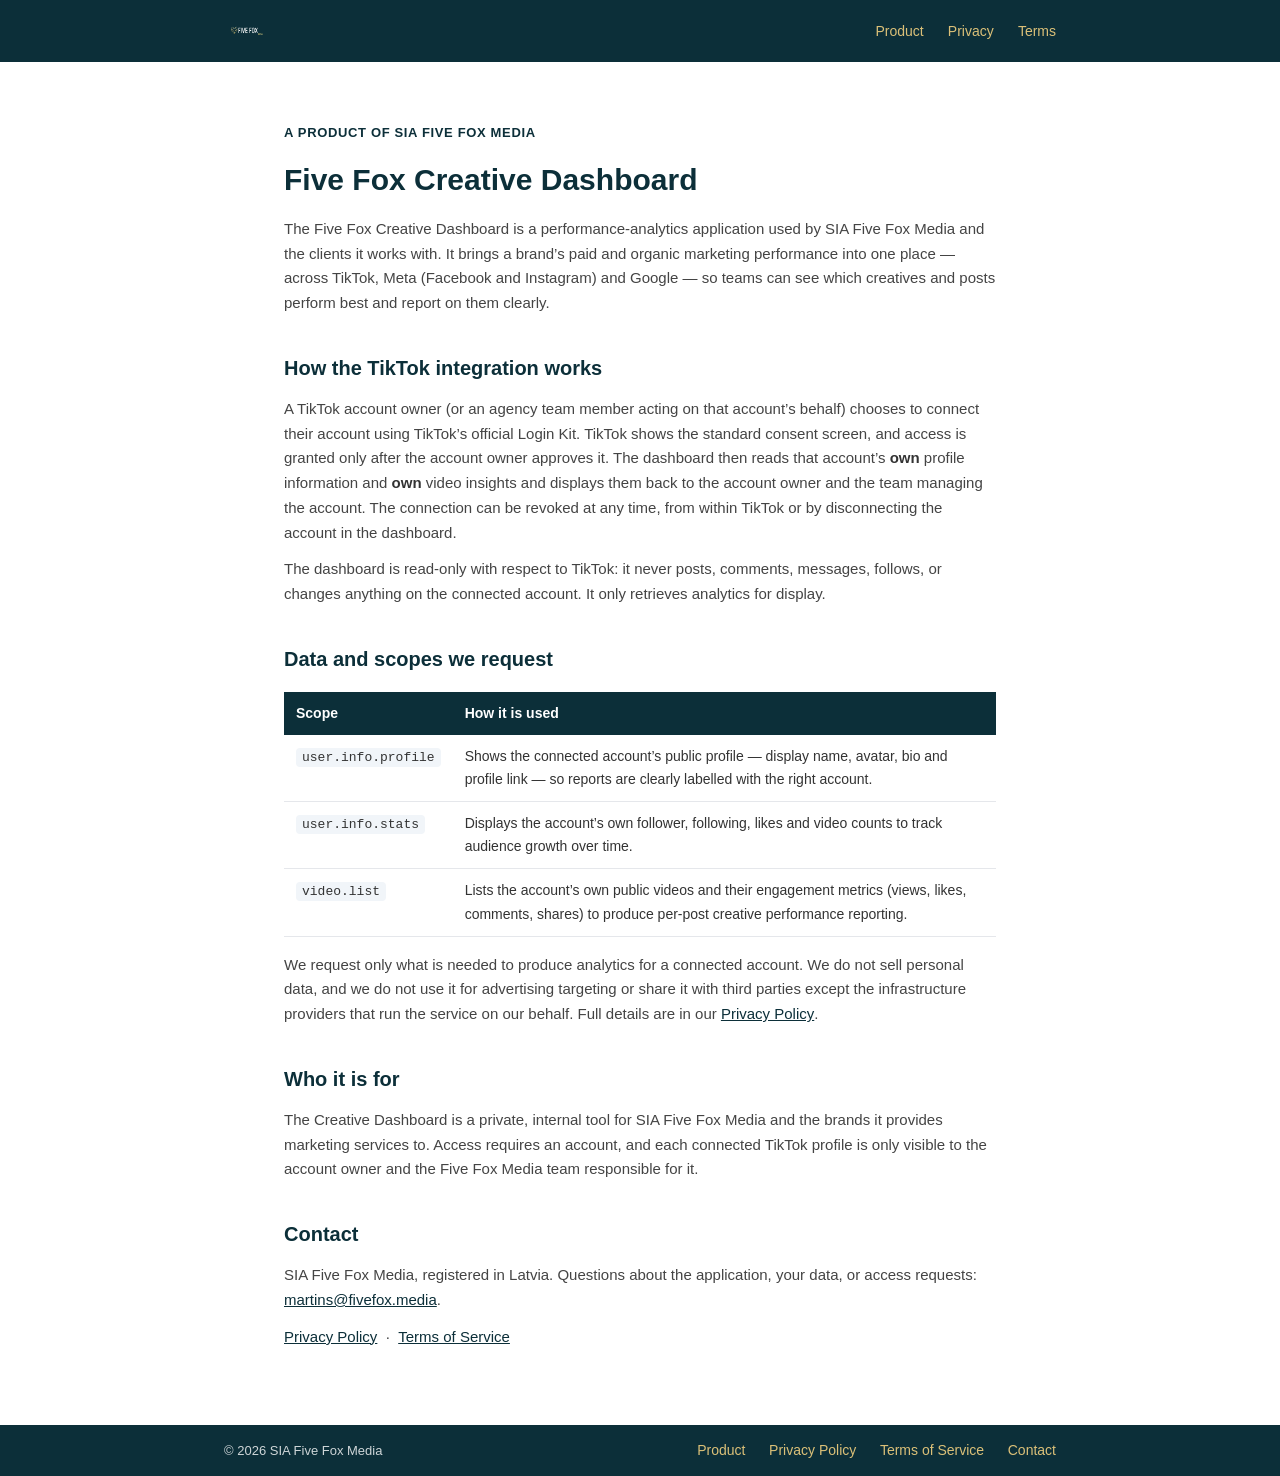
<file: index.html>
<!DOCTYPE html>
<html lang="en">
<head>
  <meta charset="utf-8">
  <meta name="viewport" content="width=device-width, initial-scale=1">
  <meta name="robots" content="index, follow">
  <title>Five Fox Creative Dashboard — Creative &amp; organic analytics for TikTok, Meta and Google</title>
  <meta name="description" content="The Five Fox Creative Dashboard is a performance-analytics tool by SIA Five Fox Media. With a creator's consent it reads their own TikTok profile and video insights and presents them alongside Meta and Google data as clear creative reporting.">
  <link rel="stylesheet" href="styles.css">
</head>
<body>

<header>
  <div class="bar">
    <a href="./"><img src="logo.png" alt="Five Fox Media"></a>
    <nav>
      <a href="./">Product</a>
      <a href="privacy/">Privacy</a>
      <a href="terms/">Terms</a>
    </nav>
  </div>
</header>

<main>
  <p class="kicker">A product of SIA Five Fox Media</p>
  <h1>Five Fox Creative Dashboard</h1>

  <p>The Five Fox Creative Dashboard is a performance-analytics application used by
  SIA Five Fox Media and the clients it works with. It brings a brand&rsquo;s paid and
  organic marketing performance into one place &mdash; across TikTok, Meta (Facebook and
  Instagram) and Google &mdash; so teams can see which creatives and posts perform best
  and report on them clearly.</p>

  <h2>How the TikTok integration works</h2>
  <p>A TikTok account owner (or an agency team member acting on that account&rsquo;s behalf)
  chooses to connect their account using TikTok&rsquo;s official Login Kit. TikTok shows the
  standard consent screen, and access is granted only after the account owner approves it.
  The dashboard then reads that account&rsquo;s <strong>own</strong> profile information and
  <strong>own</strong> video insights and displays them back to the account owner and the
  team managing the account. The connection can be revoked at any time, from within TikTok
  or by disconnecting the account in the dashboard.</p>
  <p>The dashboard is read-only with respect to TikTok: it never posts, comments, messages,
  follows, or changes anything on the connected account. It only retrieves analytics for
  display.</p>

  <h2>Data and scopes we request</h2>
  <table>
    <thead>
      <tr><th>Scope</th><th>How it is used</th></tr>
    </thead>
    <tbody>
      <tr>
        <td><code>user.info.profile</code></td>
        <td>Shows the connected account&rsquo;s public profile &mdash; display name, avatar, bio and
        profile link &mdash; so reports are clearly labelled with the right account.</td>
      </tr>
      <tr>
        <td><code>user.info.stats</code></td>
        <td>Displays the account&rsquo;s own follower, following, likes and video counts to track
        audience growth over time.</td>
      </tr>
      <tr>
        <td><code>video.list</code></td>
        <td>Lists the account&rsquo;s own public videos and their engagement metrics (views, likes,
        comments, shares) to produce per-post creative performance reporting.</td>
      </tr>
    </tbody>
  </table>
  <p>We request only what is needed to produce analytics for a connected account. We do not
  sell personal data, and we do not use it for advertising targeting or share it with third
  parties except the infrastructure providers that run the service on our behalf. Full
  details are in our <a class="body-link" href="privacy/">Privacy Policy</a>.</p>

  <h2>Who it is for</h2>
  <p>The Creative Dashboard is a private, internal tool for SIA Five Fox Media and the brands
  it provides marketing services to. Access requires an account, and each connected TikTok
  profile is only visible to the account owner and the Five Fox Media team responsible for it.</p>

  <h2>Contact</h2>
  <p>SIA Five Fox Media, registered in Latvia. Questions about the application, your data, or
  access requests: <a class="body-link" href="mailto:martins@fivefox.media">martins@fivefox.media</a>.</p>

  <p><a class="body-link" href="privacy/">Privacy Policy</a> &nbsp;&middot;&nbsp;
     <a class="body-link" href="terms/">Terms of Service</a></p>
</main>

<footer>
  <div class="bar">
    <span>&copy; 2026 SIA Five Fox Media</span>
    <span>
      <a href="./">Product</a>
      <a href="privacy/">Privacy Policy</a>
      <a href="terms/">Terms of Service</a>
      <a href="mailto:martins@fivefox.media">Contact</a>
    </span>
  </div>
</footer>

</body>
</html>
</file>
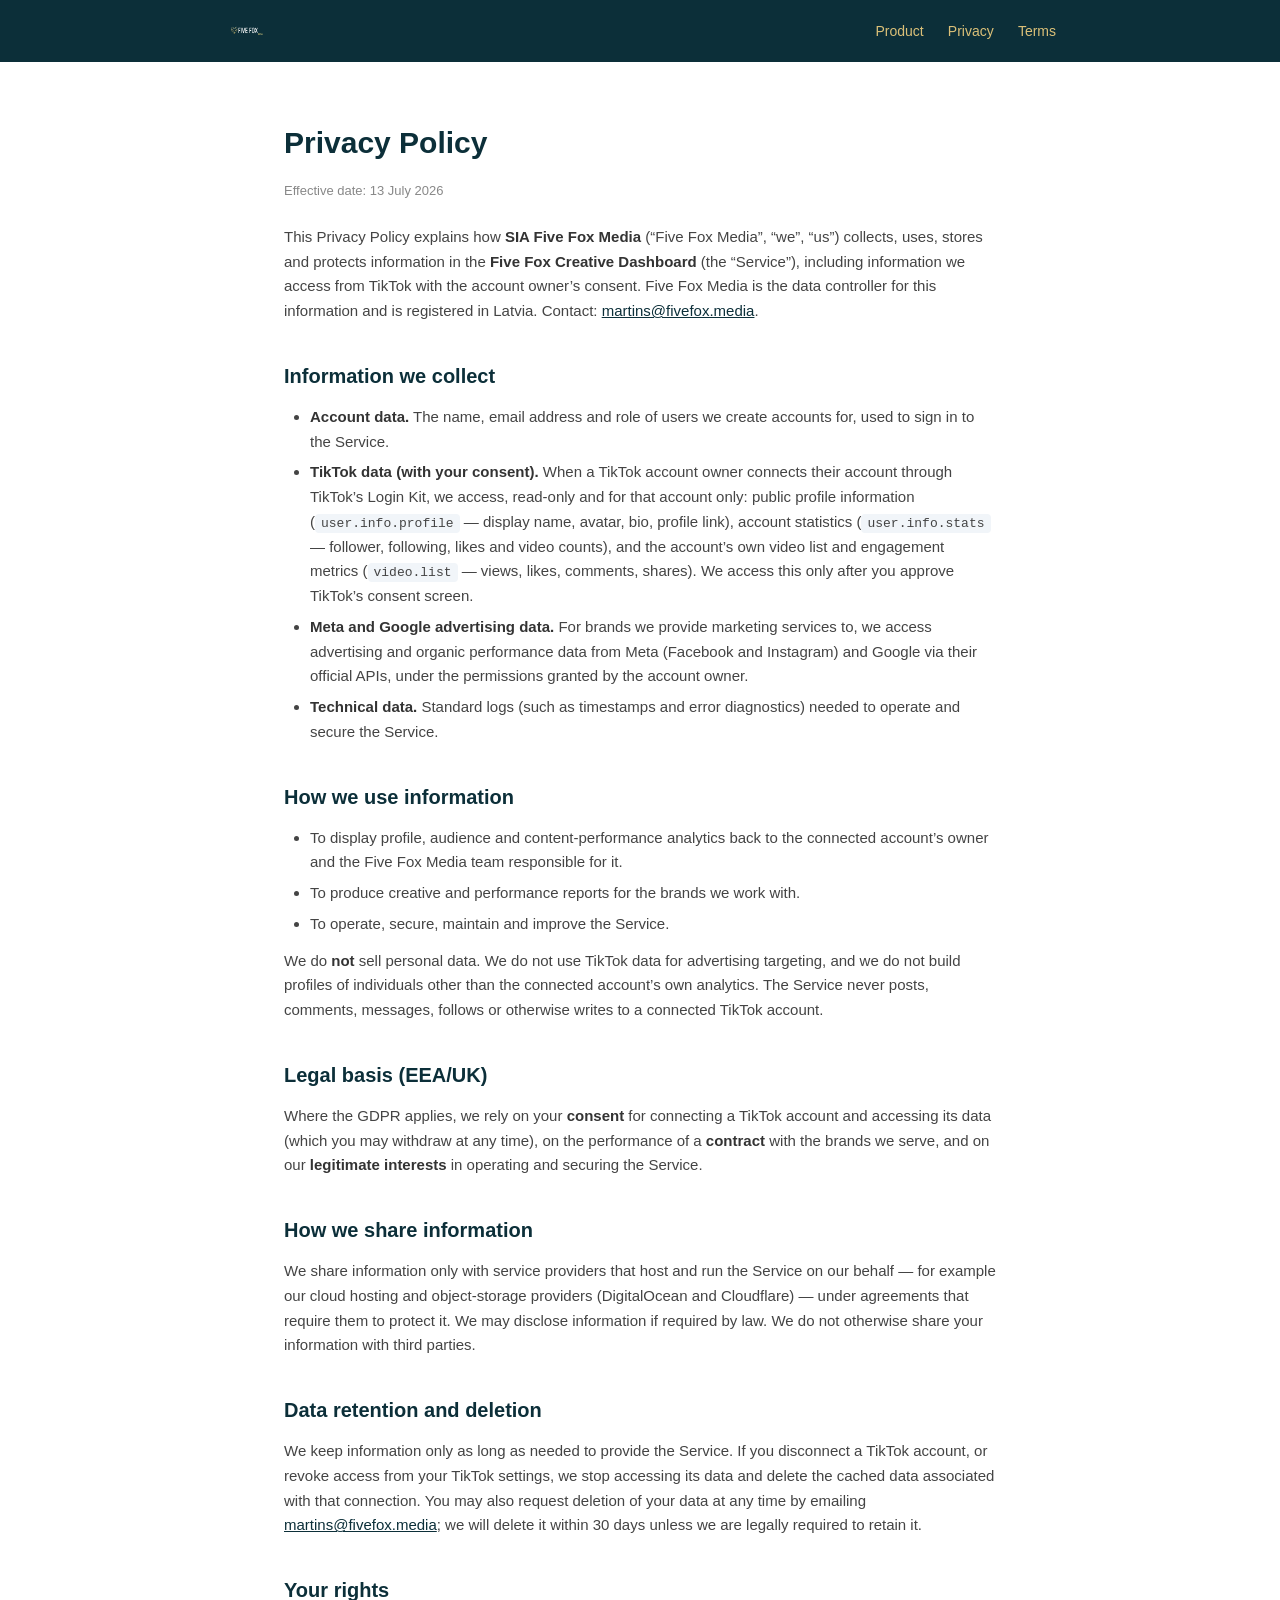
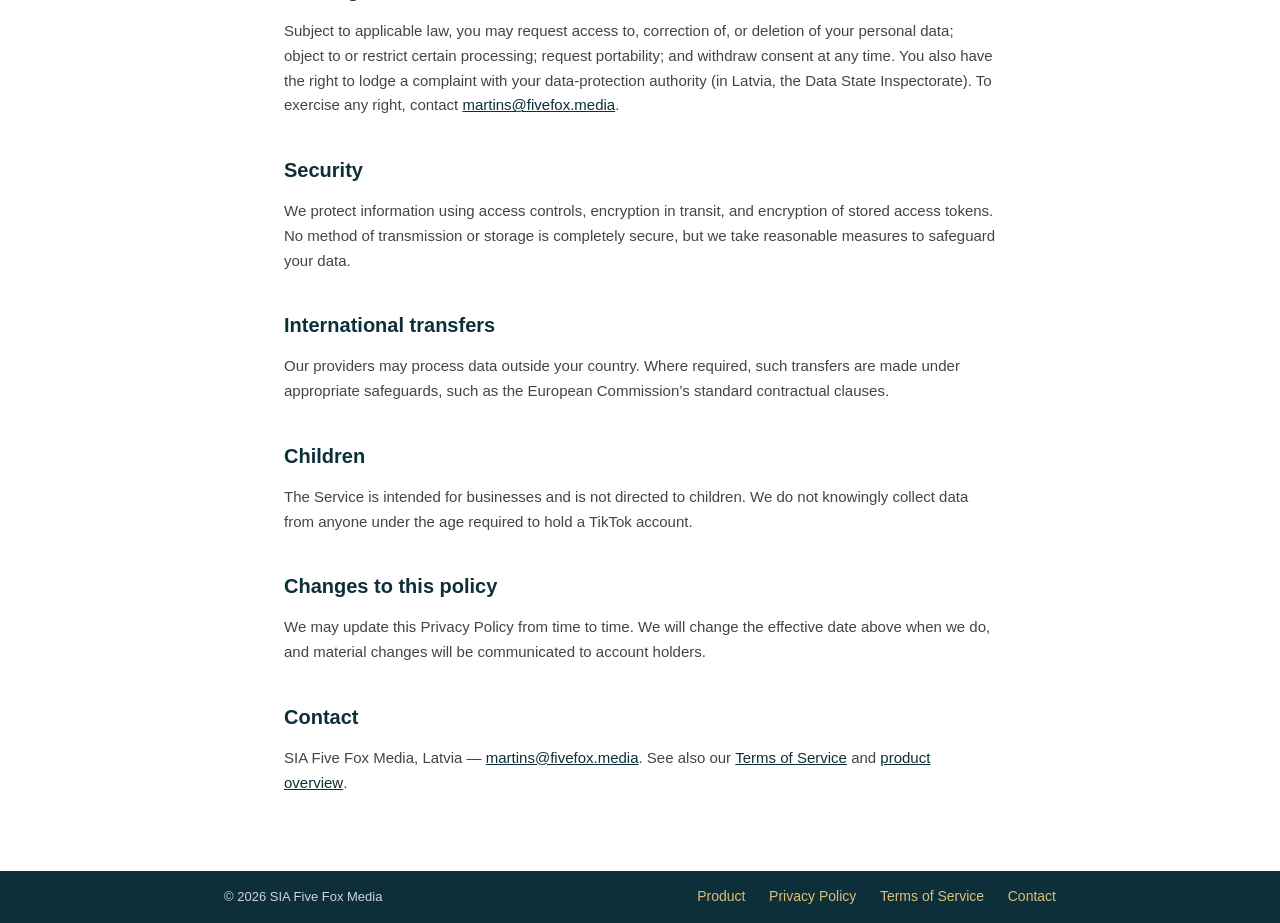
<file: privacy/index.html>
<!DOCTYPE html>
<html lang="en">
<head>
  <meta charset="utf-8">
  <meta name="viewport" content="width=device-width, initial-scale=1">
  <meta name="robots" content="index, follow">
  <title>Privacy Policy — Five Fox Creative Dashboard</title>
  <meta name="description" content="How SIA Five Fox Media collects, uses, stores and protects data in the Five Fox Creative Dashboard, including data accessed from TikTok with the account owner's consent.">
  <link rel="stylesheet" href="../styles.css">
</head>
<body>

<header>
  <div class="bar">
    <a href="../"><img src="../logo.png" alt="Five Fox Media"></a>
    <nav>
      <a href="../">Product</a>
      <a href="./">Privacy</a>
      <a href="../terms/">Terms</a>
    </nav>
  </div>
</header>

<main>
  <h1>Privacy Policy</h1>
  <p class="date">Effective date: 13 July 2026</p>

  <p>This Privacy Policy explains how <strong>SIA Five Fox Media</strong> (&ldquo;Five Fox
  Media&rdquo;, &ldquo;we&rdquo;, &ldquo;us&rdquo;) collects, uses, stores and protects
  information in the <strong>Five Fox Creative Dashboard</strong> (the &ldquo;Service&rdquo;),
  including information we access from TikTok with the account owner&rsquo;s consent. Five Fox
  Media is the data controller for this information and is registered in Latvia. Contact:
  <a class="body-link" href="mailto:martins@fivefox.media">martins@fivefox.media</a>.</p>

  <h2>Information we collect</h2>
  <ul>
    <li><strong>Account data.</strong> The name, email address and role of users we create
    accounts for, used to sign in to the Service.</li>
    <li><strong>TikTok data (with your consent).</strong> When a TikTok account owner connects
    their account through TikTok&rsquo;s Login Kit, we access, read-only and for that account
    only: public profile information (<code>user.info.profile</code> &mdash; display name,
    avatar, bio, profile link), account statistics (<code>user.info.stats</code> &mdash;
    follower, following, likes and video counts), and the account&rsquo;s own video list and
    engagement metrics (<code>video.list</code> &mdash; views, likes, comments, shares). We
    access this only after you approve TikTok&rsquo;s consent screen.</li>
    <li><strong>Meta and Google advertising data.</strong> For brands we provide marketing
    services to, we access advertising and organic performance data from Meta (Facebook and
    Instagram) and Google via their official APIs, under the permissions granted by the
    account owner.</li>
    <li><strong>Technical data.</strong> Standard logs (such as timestamps and error
    diagnostics) needed to operate and secure the Service.</li>
  </ul>

  <h2>How we use information</h2>
  <ul>
    <li>To display profile, audience and content-performance analytics back to the connected
    account&rsquo;s owner and the Five Fox Media team responsible for it.</li>
    <li>To produce creative and performance reports for the brands we work with.</li>
    <li>To operate, secure, maintain and improve the Service.</li>
  </ul>
  <p>We do <strong>not</strong> sell personal data. We do not use TikTok data for advertising
  targeting, and we do not build profiles of individuals other than the connected
  account&rsquo;s own analytics. The Service never posts, comments, messages, follows or
  otherwise writes to a connected TikTok account.</p>

  <h2>Legal basis (EEA/UK)</h2>
  <p>Where the GDPR applies, we rely on your <strong>consent</strong> for connecting a TikTok
  account and accessing its data (which you may withdraw at any time), on the performance of a
  <strong>contract</strong> with the brands we serve, and on our <strong>legitimate
  interests</strong> in operating and securing the Service.</p>

  <h2>How we share information</h2>
  <p>We share information only with service providers that host and run the Service on our
  behalf &mdash; for example our cloud hosting and object-storage providers (DigitalOcean and
  Cloudflare) &mdash; under agreements that require them to protect it. We may disclose
  information if required by law. We do not otherwise share your information with third
  parties.</p>

  <h2>Data retention and deletion</h2>
  <p>We keep information only as long as needed to provide the Service. If you disconnect a
  TikTok account, or revoke access from your TikTok settings, we stop accessing its data and
  delete the cached data associated with that connection. You may also request deletion of
  your data at any time by emailing
  <a class="body-link" href="mailto:martins@fivefox.media">martins@fivefox.media</a>; we will
  delete it within 30 days unless we are legally required to retain it.</p>

  <h2>Your rights</h2>
  <p>Subject to applicable law, you may request access to, correction of, or deletion of your
  personal data; object to or restrict certain processing; request portability; and withdraw
  consent at any time. You also have the right to lodge a complaint with your data-protection
  authority (in Latvia, the Data State Inspectorate). To exercise any right, contact
  <a class="body-link" href="mailto:martins@fivefox.media">martins@fivefox.media</a>.</p>

  <h2>Security</h2>
  <p>We protect information using access controls, encryption in transit, and encryption of
  stored access tokens. No method of transmission or storage is completely secure, but we take
  reasonable measures to safeguard your data.</p>

  <h2>International transfers</h2>
  <p>Our providers may process data outside your country. Where required, such transfers are
  made under appropriate safeguards, such as the European Commission&rsquo;s standard
  contractual clauses.</p>

  <h2>Children</h2>
  <p>The Service is intended for businesses and is not directed to children. We do not
  knowingly collect data from anyone under the age required to hold a TikTok account.</p>

  <h2>Changes to this policy</h2>
  <p>We may update this Privacy Policy from time to time. We will change the effective date
  above when we do, and material changes will be communicated to account holders.</p>

  <h2>Contact</h2>
  <p>SIA Five Fox Media, Latvia &mdash;
  <a class="body-link" href="mailto:martins@fivefox.media">martins@fivefox.media</a>.
  See also our <a class="body-link" href="../terms/">Terms of Service</a> and
  <a class="body-link" href="../">product overview</a>.</p>
</main>

<footer>
  <div class="bar">
    <span>&copy; 2026 SIA Five Fox Media</span>
    <span>
      <a href="../">Product</a>
      <a href="./">Privacy Policy</a>
      <a href="../terms/">Terms of Service</a>
      <a href="mailto:martins@fivefox.media">Contact</a>
    </span>
  </div>
</footer>

</body>
</html>
</file>
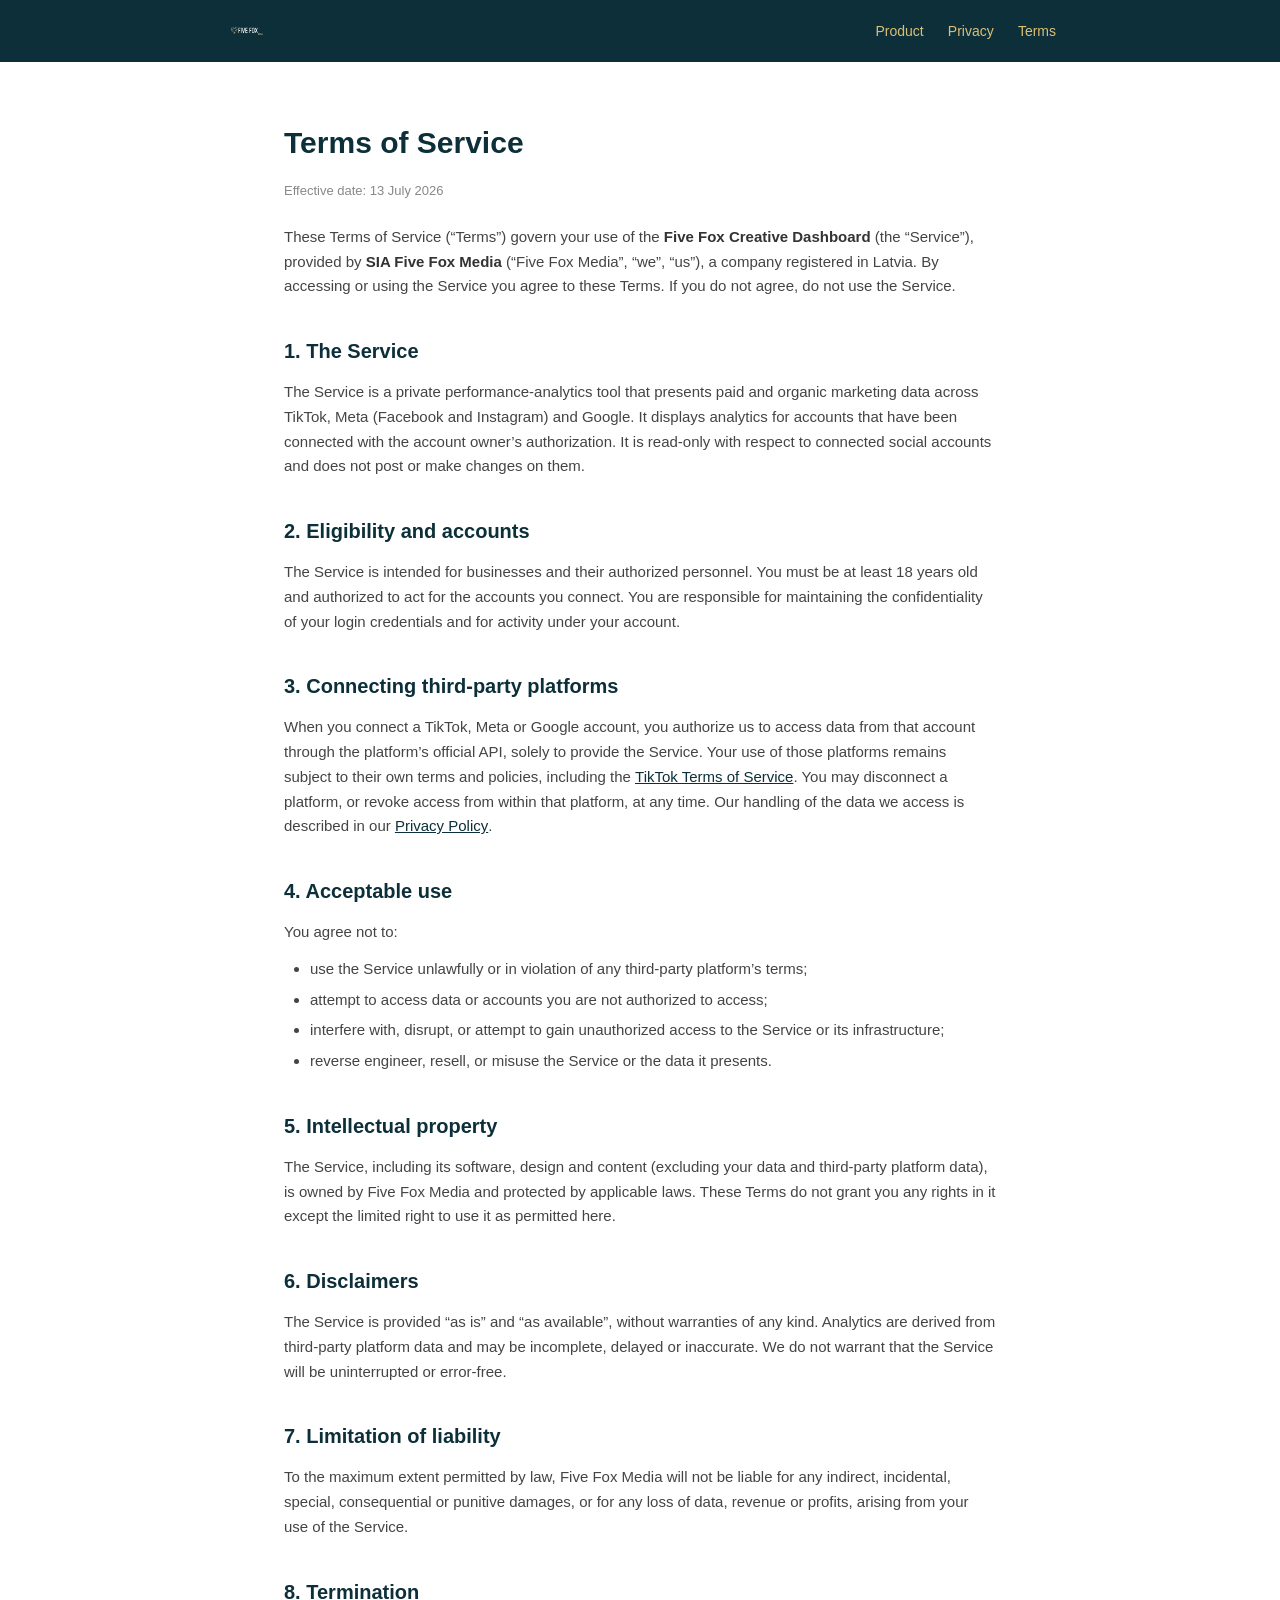
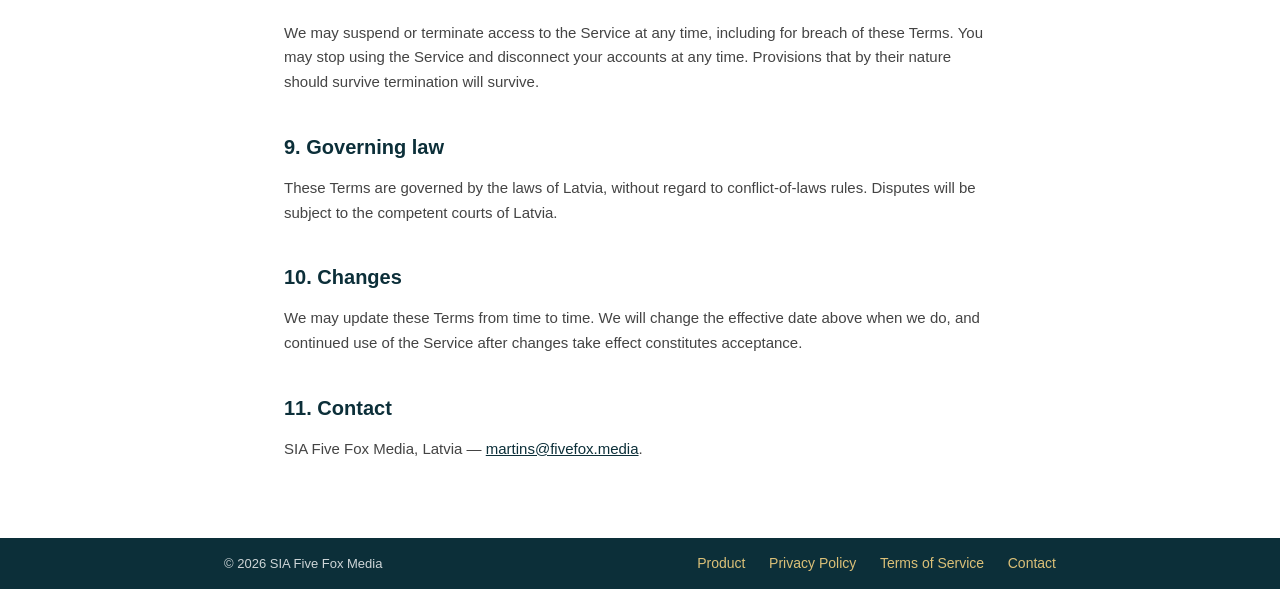
<file: terms/index.html>
<!DOCTYPE html>
<html lang="en">
<head>
  <meta charset="utf-8">
  <meta name="viewport" content="width=device-width, initial-scale=1">
  <meta name="robots" content="index, follow">
  <title>Terms of Service — Five Fox Creative Dashboard</title>
  <meta name="description" content="The terms governing use of the Five Fox Creative Dashboard, a performance-analytics service by SIA Five Fox Media.">
  <link rel="stylesheet" href="../styles.css">
</head>
<body>

<header>
  <div class="bar">
    <a href="../"><img src="../logo.png" alt="Five Fox Media"></a>
    <nav>
      <a href="../">Product</a>
      <a href="../privacy/">Privacy</a>
      <a href="./">Terms</a>
    </nav>
  </div>
</header>

<main>
  <h1>Terms of Service</h1>
  <p class="date">Effective date: 13 July 2026</p>

  <p>These Terms of Service (&ldquo;Terms&rdquo;) govern your use of the
  <strong>Five Fox Creative Dashboard</strong> (the &ldquo;Service&rdquo;), provided by
  <strong>SIA Five Fox Media</strong> (&ldquo;Five Fox Media&rdquo;, &ldquo;we&rdquo;,
  &ldquo;us&rdquo;), a company registered in Latvia. By accessing or using the Service you
  agree to these Terms. If you do not agree, do not use the Service.</p>

  <h2>1. The Service</h2>
  <p>The Service is a private performance-analytics tool that presents paid and organic
  marketing data across TikTok, Meta (Facebook and Instagram) and Google. It displays
  analytics for accounts that have been connected with the account owner&rsquo;s
  authorization. It is read-only with respect to connected social accounts and does not post
  or make changes on them.</p>

  <h2>2. Eligibility and accounts</h2>
  <p>The Service is intended for businesses and their authorized personnel. You must be at
  least 18 years old and authorized to act for the accounts you connect. You are responsible
  for maintaining the confidentiality of your login credentials and for activity under your
  account.</p>

  <h2>3. Connecting third-party platforms</h2>
  <p>When you connect a TikTok, Meta or Google account, you authorize us to access data from
  that account through the platform&rsquo;s official API, solely to provide the Service. Your
  use of those platforms remains subject to their own terms and policies, including the
  <a class="body-link" href="https://www.tiktok.com/legal/terms-of-service" rel="noopener noreferrer" target="_blank">TikTok Terms of Service</a>.
  You may disconnect a platform, or revoke access from within that platform, at any time. Our
  handling of the data we access is described in our
  <a class="body-link" href="../privacy/">Privacy Policy</a>.</p>

  <h2>4. Acceptable use</h2>
  <p>You agree not to:</p>
  <ul>
    <li>use the Service unlawfully or in violation of any third-party platform&rsquo;s terms;</li>
    <li>attempt to access data or accounts you are not authorized to access;</li>
    <li>interfere with, disrupt, or attempt to gain unauthorized access to the Service or its
    infrastructure;</li>
    <li>reverse engineer, resell, or misuse the Service or the data it presents.</li>
  </ul>

  <h2>5. Intellectual property</h2>
  <p>The Service, including its software, design and content (excluding your data and
  third-party platform data), is owned by Five Fox Media and protected by applicable laws.
  These Terms do not grant you any rights in it except the limited right to use it as
  permitted here.</p>

  <h2>6. Disclaimers</h2>
  <p>The Service is provided &ldquo;as is&rdquo; and &ldquo;as available&rdquo;, without
  warranties of any kind. Analytics are derived from third-party platform data and may be
  incomplete, delayed or inaccurate. We do not warrant that the Service will be uninterrupted
  or error-free.</p>

  <h2>7. Limitation of liability</h2>
  <p>To the maximum extent permitted by law, Five Fox Media will not be liable for any
  indirect, incidental, special, consequential or punitive damages, or for any loss of data,
  revenue or profits, arising from your use of the Service.</p>

  <h2>8. Termination</h2>
  <p>We may suspend or terminate access to the Service at any time, including for breach of
  these Terms. You may stop using the Service and disconnect your accounts at any time.
  Provisions that by their nature should survive termination will survive.</p>

  <h2>9. Governing law</h2>
  <p>These Terms are governed by the laws of Latvia, without regard to conflict-of-laws rules.
  Disputes will be subject to the competent courts of Latvia.</p>

  <h2>10. Changes</h2>
  <p>We may update these Terms from time to time. We will change the effective date above when
  we do, and continued use of the Service after changes take effect constitutes acceptance.</p>

  <h2>11. Contact</h2>
  <p>SIA Five Fox Media, Latvia &mdash;
  <a class="body-link" href="mailto:martins@fivefox.media">martins@fivefox.media</a>.</p>
</main>

<footer>
  <div class="bar">
    <span>&copy; 2026 SIA Five Fox Media</span>
    <span>
      <a href="../">Product</a>
      <a href="../privacy/">Privacy Policy</a>
      <a href="./">Terms of Service</a>
      <a href="mailto:martins@fivefox.media">Contact</a>
    </span>
  </div>
</footer>

</body>
</html>
</file>
<file: styles.css>
/* Five Fox Creative Dashboard — public pages. Self-contained: system fonts,
   no external requests, so the site renders identically for any crawler. */
* { box-sizing: border-box; margin: 0; padding: 0; }
body {
  font-family: -apple-system, BlinkMacSystemFont, "Segoe UI", Roboto, Helvetica, Arial, sans-serif;
  font-size: 15px; line-height: 1.65; color: #333; background: #fff;
}
header, footer { background: #0c2f39; }
.bar { max-width: 880px; margin: 0 auto; padding: 14px 24px; display: flex; align-items: center; justify-content: space-between; flex-wrap: wrap; gap: 10px; }
.bar img { height: 34px; width: auto; display: block; }
nav a, footer a { color: #DBC078; text-decoration: none; margin-left: 20px; font-size: 14px; }
nav a:hover, footer a:hover { text-decoration: underline; }
main { max-width: 760px; margin: 0 auto; padding: 48px 24px 64px; }
.kicker { font-size: 13px; font-weight: 600; letter-spacing: .05em; text-transform: uppercase; color: #0c2f39; }
h1 { font-size: 30px; color: #0c2f39; margin: 8px 0 4px; }
.date { font-size: 13px; color: #888; margin-bottom: 24px; }
h2 { font-size: 20px; color: #0c2f39; margin: 36px 0 10px; }
p, li { color: #444; }
p { margin: 12px 0; }
ul { margin: 12px 0 12px 26px; }
li { margin: 6px 0; }
a.body-link { color: #0c2f39; font-weight: 500; text-decoration: underline; }
table { width: 100%; border-collapse: collapse; margin: 16px 0; font-size: 14px; }
th { background: #0c2f39; color: #fff; text-align: left; padding: 10px 12px; }
td { padding: 10px 12px; border-bottom: 1px solid #e5e7eb; vertical-align: top; }
code { background: #f1f5f9; padding: 2px 6px; border-radius: 4px; font-size: 13px; }
footer .bar { color: rgba(255,255,255,.8); font-size: 13px; }
strong { color: #333; }
</file>
